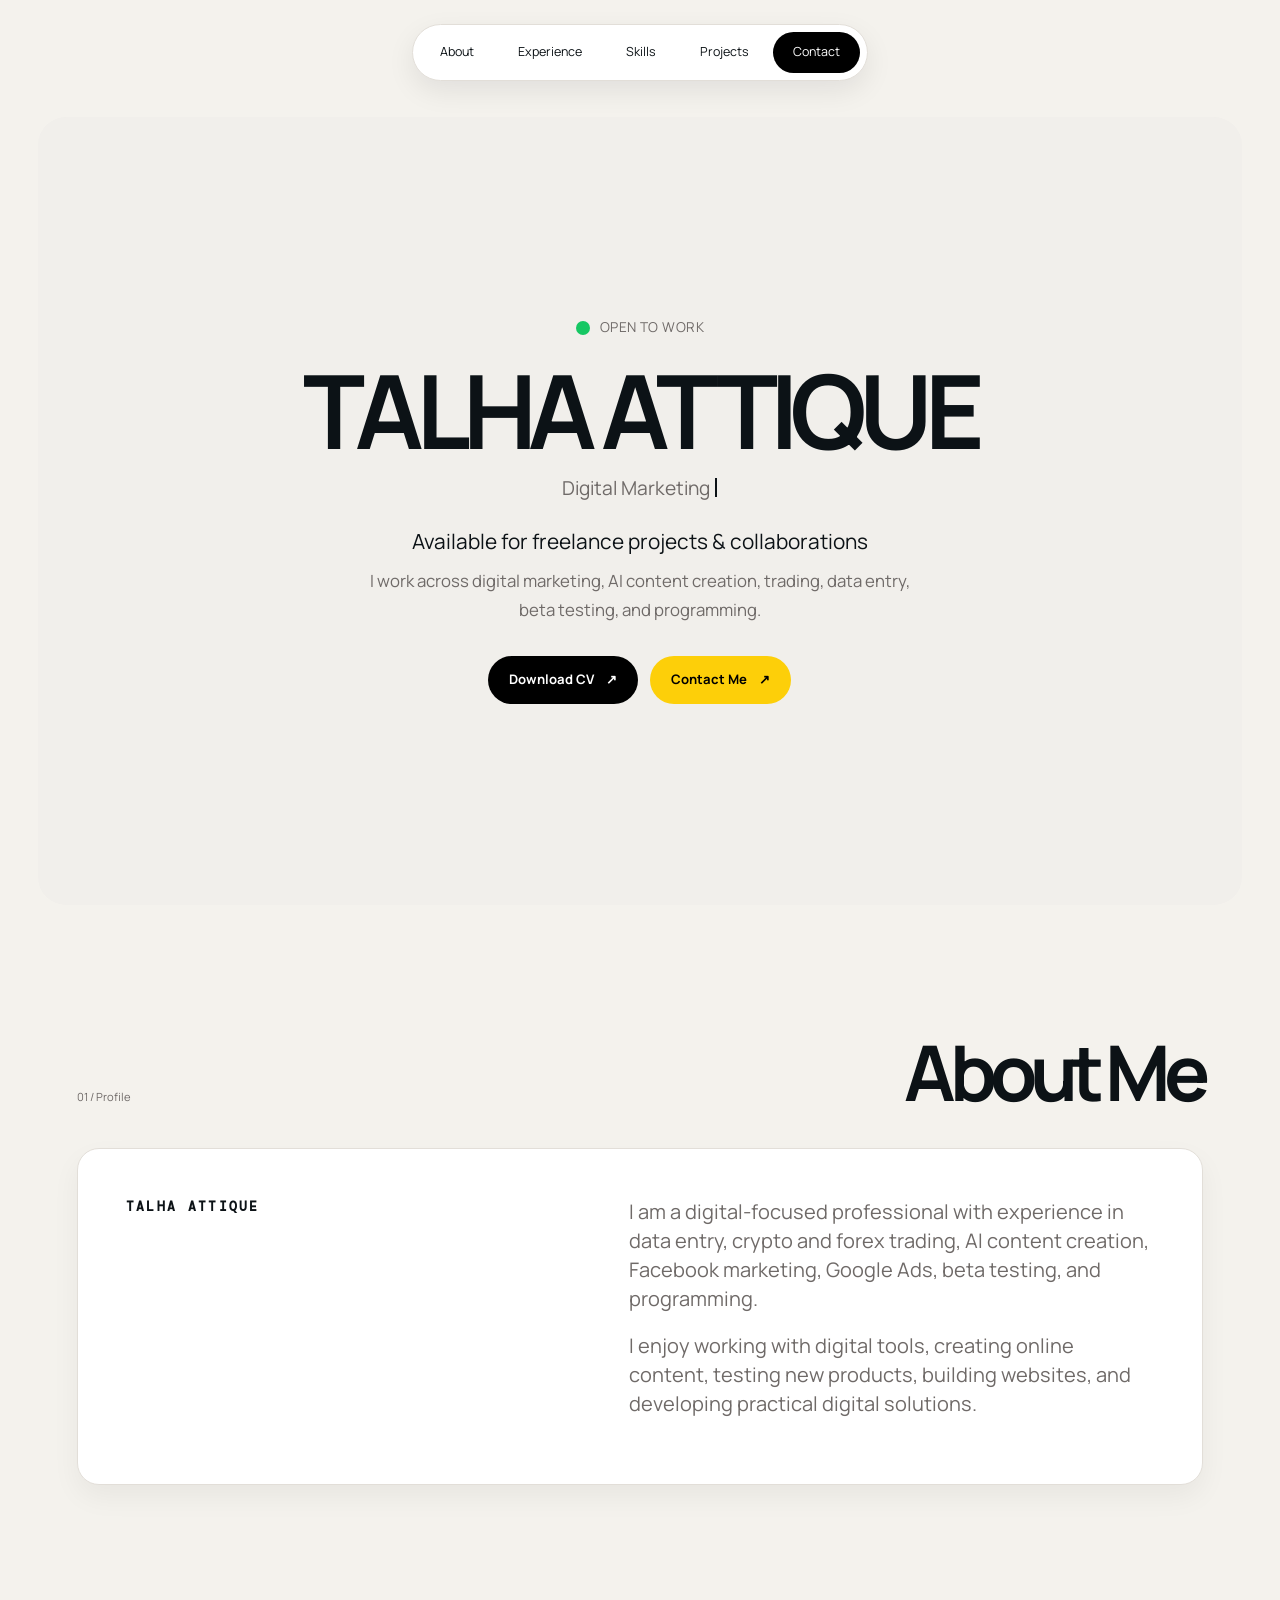
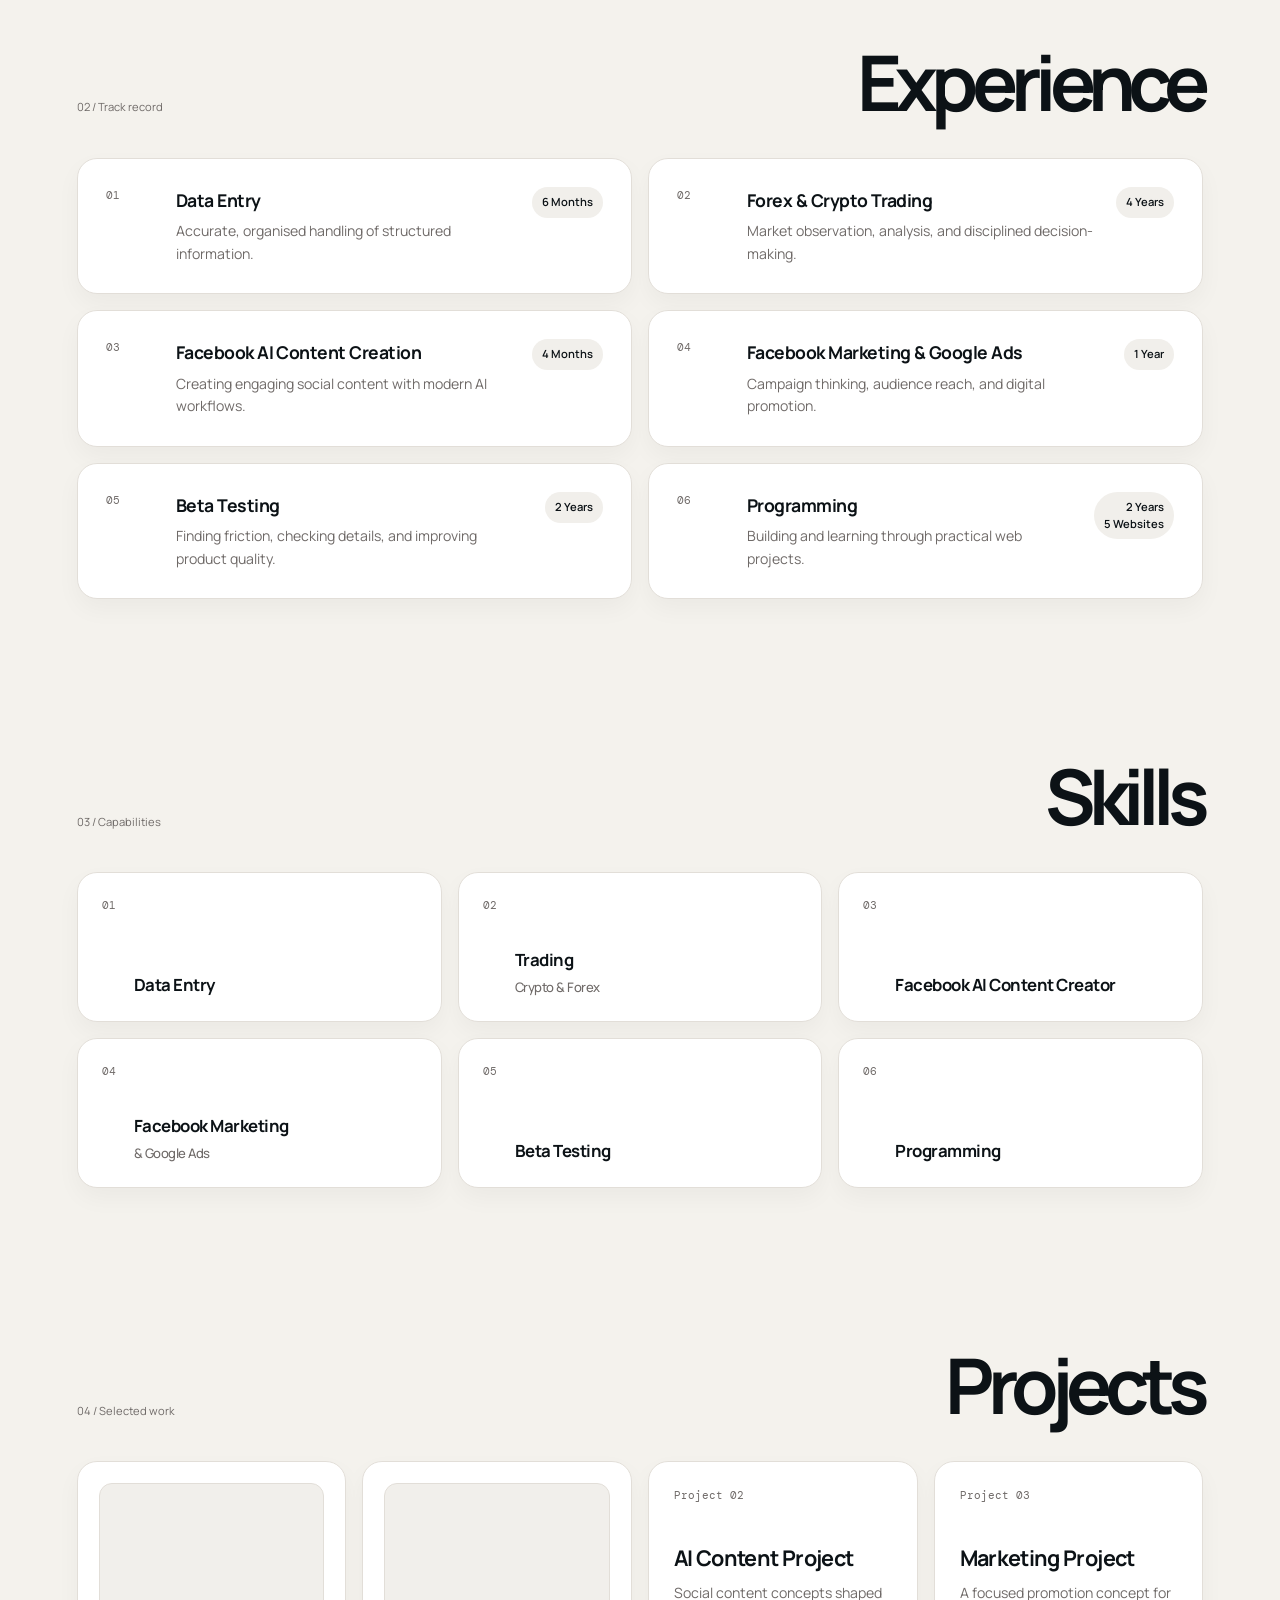
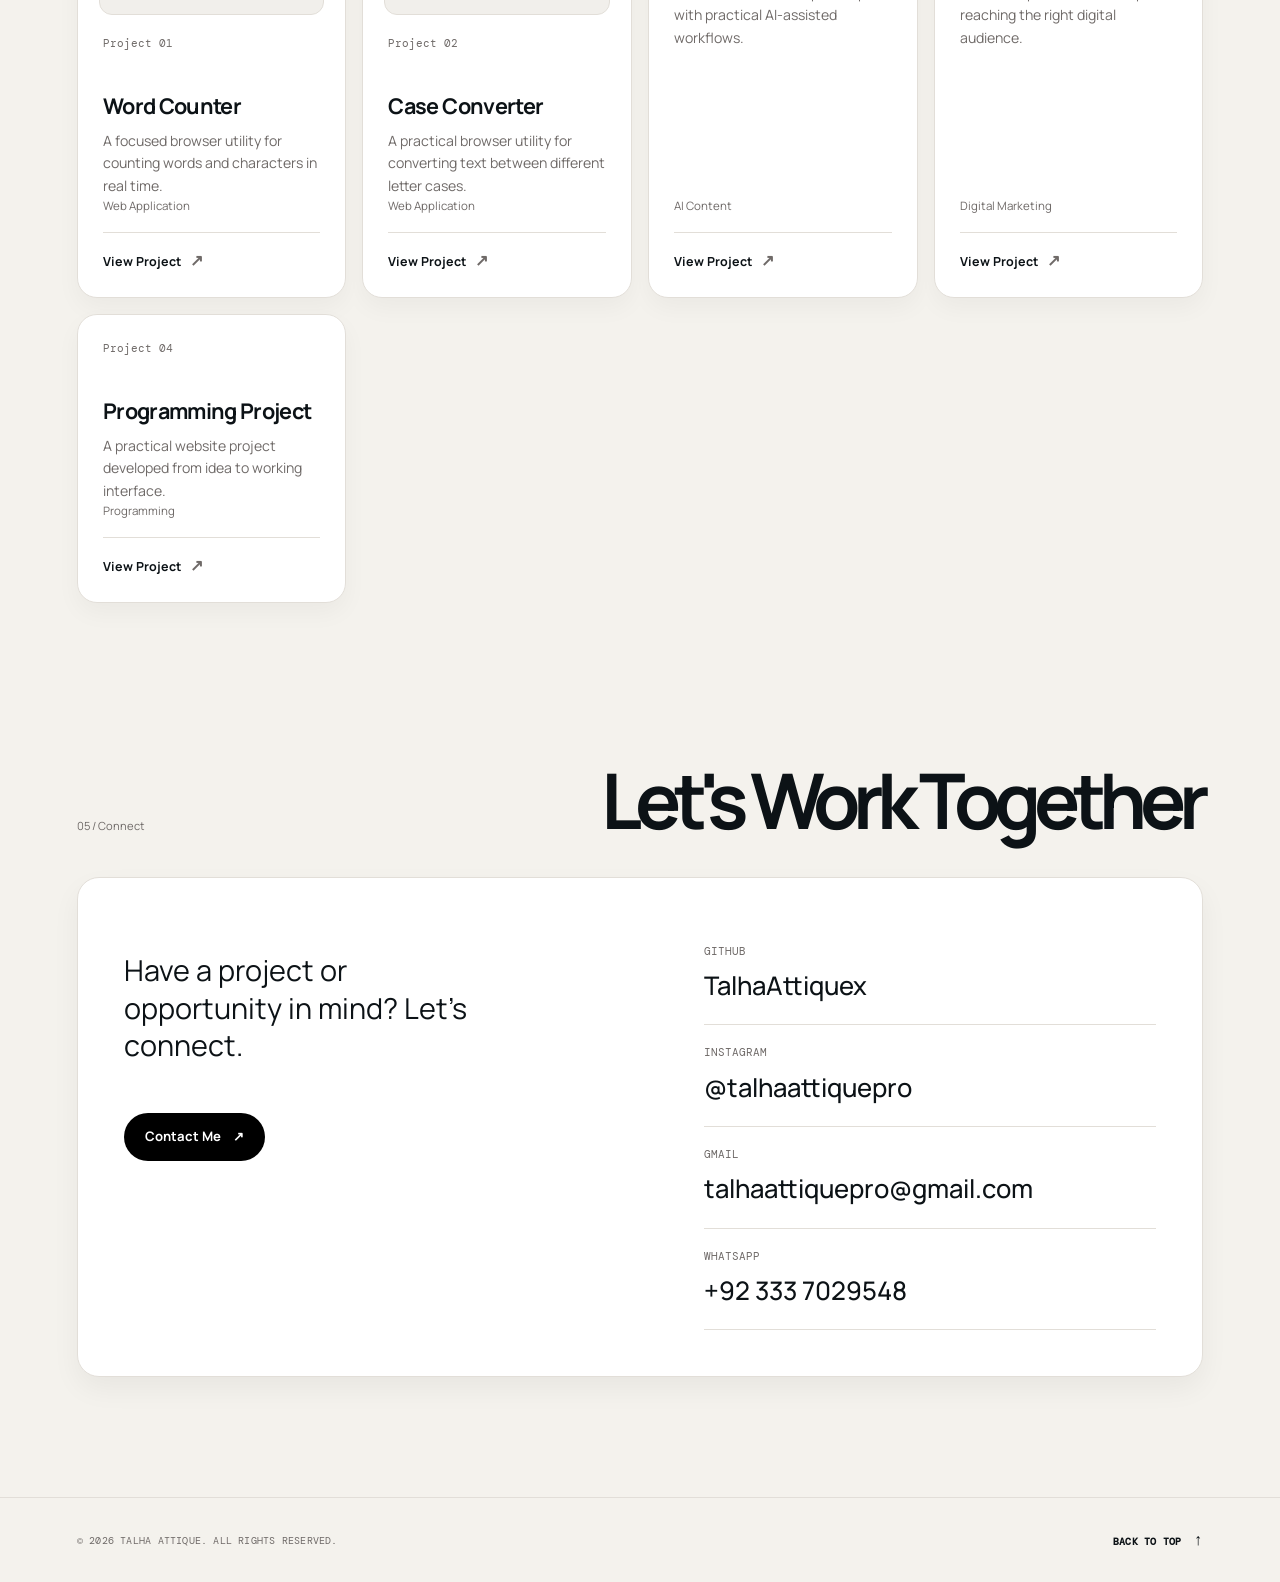
<file: index.html>
<!DOCTYPE html>
<html lang="en">
<head>
    <meta charset="UTF-8">
    <meta name="viewport" content="width=device-width, initial-scale=1.0">
    <meta name="description" content="Talha Attique is a digital-focused professional working across marketing, AI content, trading, testing, and programming.">
    <title>Talha Attique | Digital Portfolio</title>
    <link rel="stylesheet" href="style.css">
</head>
<body>
    <header class="site-header">
        <button class="menu-toggle" type="button" aria-label="Toggle navigation" aria-expanded="false" aria-controls="primary-navigation"><span></span><span></span></button>
        <nav class="site-nav" id="primary-navigation" aria-label="Primary navigation">
            <a class="active" href="#about">About</a>
            <a href="#experience">Experience</a>
            <a href="#skills">Skills</a>
            <a href="#projects">Projects</a>
            <a href="#contact">Contact</a>
        </nav>
    </header>

    <main>
        <section class="hero single-page-section" id="home" aria-labelledby="hero-title">
            <div class="hero-content">
                <div class="availability"><span class="status-dot" aria-hidden="true"></span><span>Open to Work</span></div>
                <h1 id="hero-title">TALHA ATTIQUE</h1>
                <p class="typing-line" aria-live="polite"><span id="typing-text"></span></p>
                <p class="hero-subtitle">Available for freelance projects &amp; collaborations</p>
                <p class="hero-description">I work across digital marketing, AI content creation, trading, data entry, beta testing, and programming.</p>
                <div class="hero-actions"><a class="button button-dark" href="Talha_Attique_CV.docx" download="Talha_Attique_CV.docx">Download CV <span aria-hidden="true">↗</span></a><a class="button button-yellow" href="#contact">Contact Me <span aria-hidden="true">↗</span></a></div>
            </div>
        </section>

        <section class="section single-page-section" id="about" aria-labelledby="about-title">
            <div class="section-heading"><p class="eyebrow">01 / Profile</p><h2 id="about-title">About Me</h2></div>
            <div class="about-content card-surface" data-reveal>
                <p class="about-name">TALHA ATTIQUE</p>
                <div class="about-copy"><p>I am a digital-focused professional with experience in data entry, crypto and forex trading, AI content creation, Facebook marketing, Google Ads, beta testing, and programming.</p><p>I enjoy working with digital tools, creating online content, testing new products, building websites, and developing practical digital solutions.</p></div>
            </div>
        </section>

        <section class="section single-page-section" id="experience" aria-labelledby="experience-title">
            <div class="section-heading"><p class="eyebrow">02 / Track record</p><h2 id="experience-title">Experience</h2></div>
            <div class="experience-grid">
                <article class="experience-card" data-reveal><span class="card-icon">01</span><div><h3>Data Entry</h3><p>Accurate, organised handling of structured information.</p></div><strong>6 Months</strong></article>
                <article class="experience-card" data-reveal><span class="card-icon">02</span><div><h3>Forex &amp; Crypto Trading</h3><p>Market observation, analysis, and disciplined decision-making.</p></div><strong>4 Years</strong></article>
                <article class="experience-card" data-reveal><span class="card-icon">03</span><div><h3>Facebook AI Content Creation</h3><p>Creating engaging social content with modern AI workflows.</p></div><strong>4 Months</strong></article>
                <article class="experience-card" data-reveal><span class="card-icon">04</span><div><h3>Facebook Marketing &amp; Google Ads</h3><p>Campaign thinking, audience reach, and digital promotion.</p></div><strong>1 Year</strong></article>
                <article class="experience-card" data-reveal><span class="card-icon">05</span><div><h3>Beta Testing</h3><p>Finding friction, checking details, and improving product quality.</p></div><strong>2 Years</strong></article>
                <article class="experience-card" data-reveal><span class="card-icon">06</span><div><h3>Programming</h3><p>Building and learning through practical web projects.</p></div><strong>2 Years<br>5 Websites</strong></article>
            </div>
        </section>

        <section class="section single-page-section" id="skills" aria-labelledby="skills-title">
            <div class="section-heading"><p class="eyebrow">03 / Capabilities</p><h2 id="skills-title">Skills</h2></div>
            <div class="skill-grid">
                <article class="skill-card" data-reveal><span>01</span><h3>Data Entry</h3></article>
                <article class="skill-card" data-reveal><span>02</span><h3>Trading <small>Crypto &amp; Forex</small></h3></article>
                <article class="skill-card" data-reveal><span>03</span><h3>Facebook AI Content Creator</h3></article>
                <article class="skill-card" data-reveal><span>04</span><h3>Facebook Marketing <small>&amp; Google Ads</small></h3></article>
                <article class="skill-card" data-reveal><span>05</span><h3>Beta Testing</h3></article>
                <article class="skill-card" data-reveal><span>06</span><h3>Programming</h3></article>
            </div>
        </section>

        <section class="section single-page-section" id="projects" aria-labelledby="projects-title">
            <div class="section-heading"><p class="eyebrow">04 / Selected work</p><h2 id="projects-title">Projects</h2></div>
            <div class="project-grid">
                <article class="project-card project-card-featured" data-reveal><div class="project-thumb" aria-label="Preview of Word Counter website"><iframe src="https://words-counter-sepia.vercel.app/" title="Word Counter website preview" loading="lazy" tabindex="-1"></iframe></div><span>Project 01</span><h3>Word Counter</h3><p>A focused browser utility for counting words and characters in real time.</p><small>Web Application</small><a class="text-link" href="project-preview.html">View Project <b aria-hidden="true">↗</b></a></article>
                <article class="project-card project-card-featured" data-reveal><div class="project-thumb" aria-label="Preview of Case Converter website"><iframe src="https://case-converter-ten.vercel.app/" title="Case Converter website preview" loading="lazy" tabindex="-1"></iframe></div><span>Project 02</span><h3>Case Converter</h3><p>A practical browser utility for converting text between different letter cases.</p><small>Web Application</small><a class="text-link" href="case-converter-preview.html">View Project <b aria-hidden="true">↗</b></a></article>
                <article class="project-card" data-reveal><span>Project 02</span><h3>AI Content Project</h3><p>Social content concepts shaped with practical AI-assisted workflows.</p><small>AI Content</small><a class="text-link" href="#contact">View Project <b aria-hidden="true">↗</b></a></article>
                <article class="project-card" data-reveal><span>Project 03</span><h3>Marketing Project</h3><p>A focused promotion concept for reaching the right digital audience.</p><small>Digital Marketing</small><a class="text-link" href="#contact">View Project <b aria-hidden="true">↗</b></a></article>
                <article class="project-card" data-reveal><span>Project 04</span><h3>Programming Project</h3><p>A practical website project developed from idea to working interface.</p><small>Programming</small><a class="text-link" href="#contact">View Project <b aria-hidden="true">↗</b></a></article>
            </div>
        </section>

        <section class="section contact-section single-page-section" id="contact" aria-labelledby="contact-title">
            <div class="section-heading"><p class="eyebrow">05 / Connect</p><h2 id="contact-title">Let's Work Together</h2></div>
            <div class="contact-grid card-surface" data-reveal><div class="contact-copy"><p>Have a project or opportunity in mind? Let's connect.</p><a class="button button-dark" href="mailto:talhaattiquepro@gmail.com">Contact Me <span aria-hidden="true">↗</span></a></div><div class="contact-links" aria-label="Contact details"><a class="contact-link" href="https://github.com/TalhaAttiquex" target="_blank" rel="noopener noreferrer"><span>GitHub</span><strong>TalhaAttiquex</strong></a><a class="contact-link" href="https://instagram.com/talhaattiquepro" target="_blank" rel="noopener noreferrer"><span>Instagram</span><strong>@talhaattiquepro</strong></a><a class="contact-link" href="mailto:talhaattiquepro@gmail.com"><span>Gmail</span><strong>talhaattiquepro@gmail.com</strong></a><a class="contact-link" href="https://wa.me/923337029548" target="_blank" rel="noopener noreferrer"><span>WhatsApp</span><strong>+92 333 7029548</strong></a></div></div>
        </section>
    </main>

    <footer class="site-footer"><p>&copy; <span data-current-year>2026</span> Talha Attique. All Rights Reserved.</p><a href="#home">Back to top <span aria-hidden="true">↑</span></a></footer>
    <script src="script.js" defer></script>
</body>
</html>
</file>
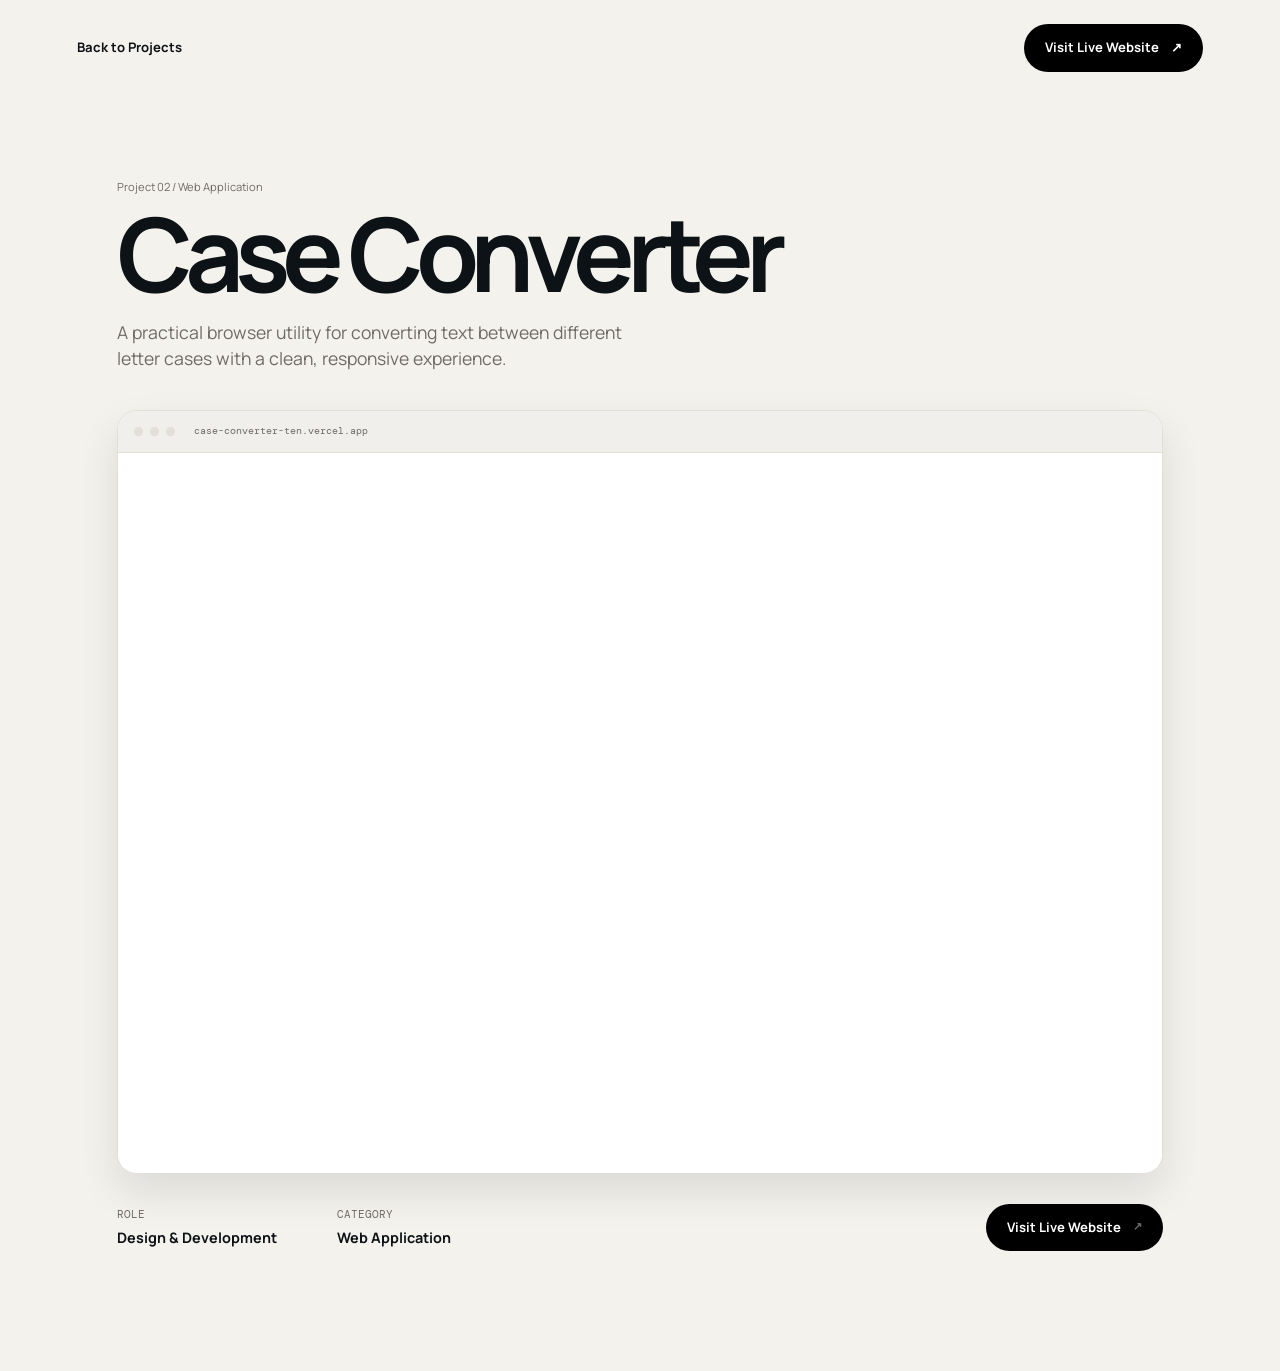
<file: case-converter-preview.html>
<!DOCTYPE html>
<html lang="en">
<head>
    <meta charset="UTF-8">
    <meta name="viewport" content="width=device-width, initial-scale=1.0">
    <meta name="description" content="Case Converter website project by Talha Attique.">
    <title>Case Converter | Talha Attique</title>
    <link rel="stylesheet" href="style.css">
</head>
<body class="project-preview-page">
    <header class="site-header">
        <a class="preview-back" href="index.html#projects">Back to Projects</a>
        <a class="button button-dark" href="https://case-converter-ten.vercel.app/" target="_blank" rel="noopener noreferrer">Visit Live Website <span aria-hidden="true">↗</span></a>
    </header>
    <main class="project-showcase">
        <div class="showcase-heading">
            <p class="eyebrow">Project 02 / Web Application</p>
            <h1>Case Converter</h1>
            <p>A practical browser utility for converting text between different letter cases with a clean, responsive experience.</p>
        </div>
        <div class="browser-frame">
            <div class="browser-bar" aria-hidden="true"><span></span><span></span><span></span><small>case-converter-ten.vercel.app</small></div>
            <iframe src="https://case-converter-ten.vercel.app/" title="Case Converter live website preview"></iframe>
        </div>
        <div class="showcase-details">
            <div><span>Role</span><strong>Design &amp; Development</strong></div>
            <div><span>Category</span><strong>Web Application</strong></div>
            <a class="button button-dark" href="https://case-converter-ten.vercel.app/" target="_blank" rel="noopener noreferrer">Visit Live Website <span aria-hidden="true">↗</span></a>
        </div>
    </main>
</body>
</html>
</file>
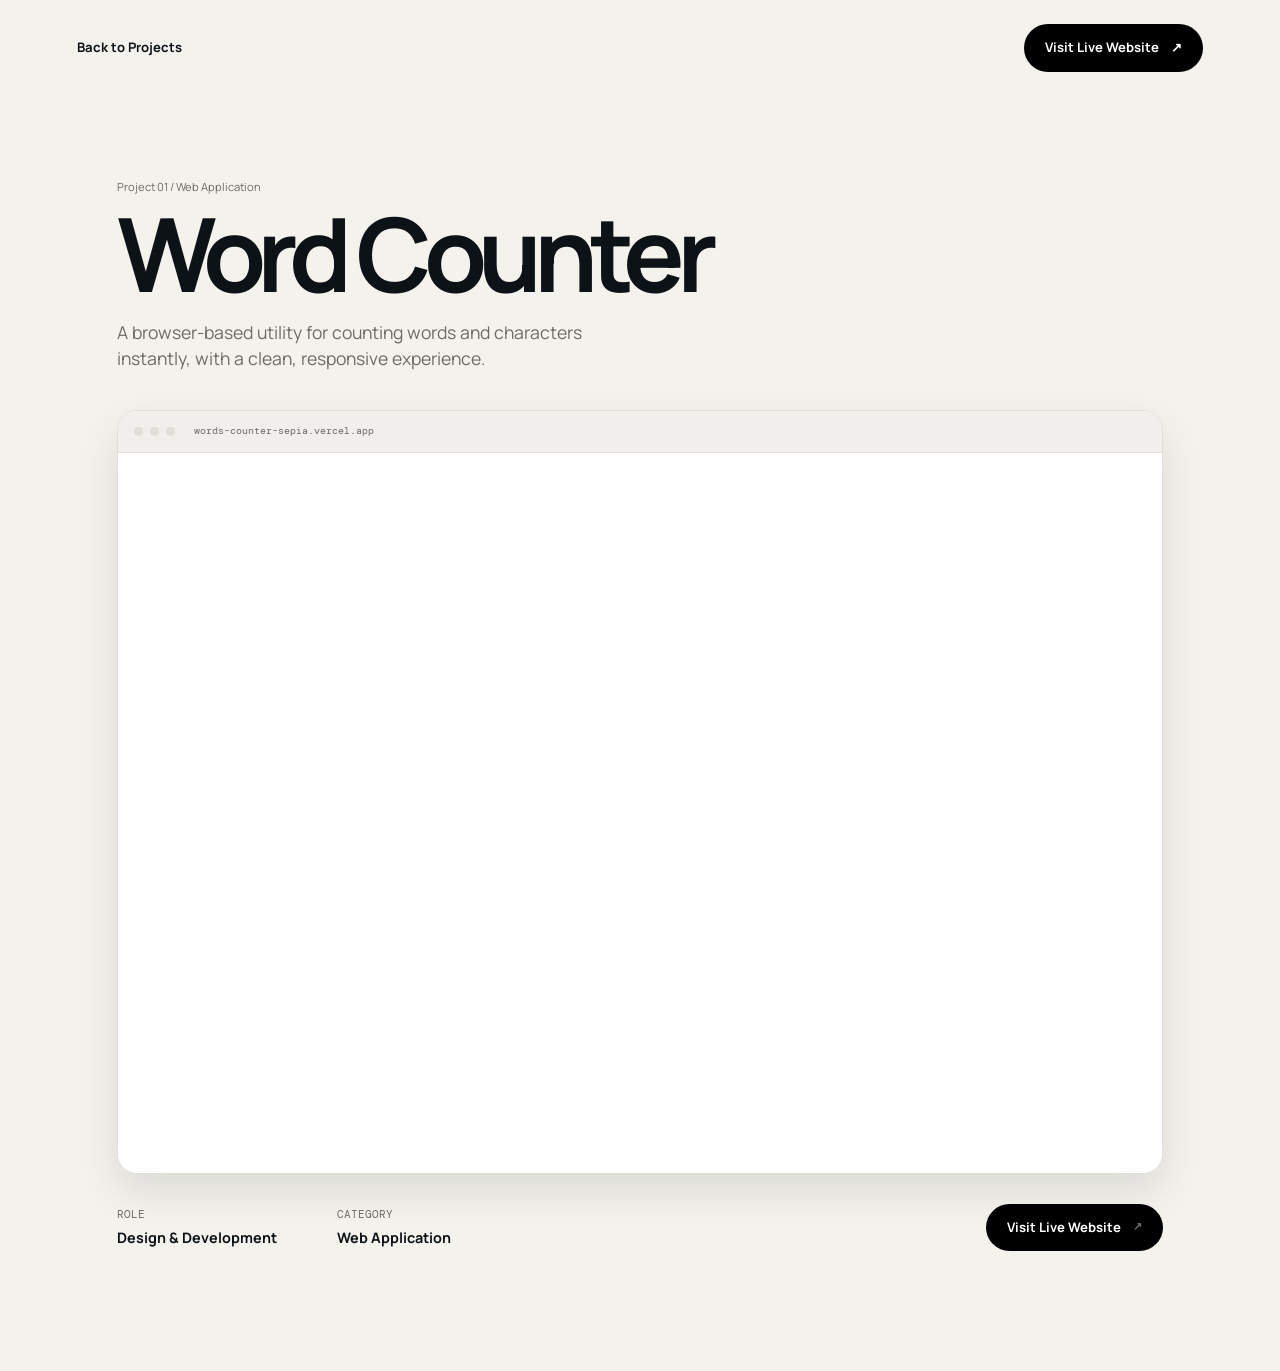
<file: project-preview.html>
<!DOCTYPE html>
<html lang="en">
<head>
    <meta charset="UTF-8">
    <meta name="viewport" content="width=device-width, initial-scale=1.0">
    <meta name="description" content="Word Counter website project by Talha Attique.">
    <title>Word Counter | Talha Attique</title>
    <link rel="stylesheet" href="style.css">
</head>
<body class="project-preview-page">
    <header class="site-header">
        <a class="preview-back" href="index.html#projects">Back to Projects</a>
        <a class="button button-dark" href="https://words-counter-sepia.vercel.app/" target="_blank" rel="noopener noreferrer">Visit Live Website <span aria-hidden="true">↗</span></a>
    </header>
    <main class="project-showcase">
        <div class="showcase-heading">
            <p class="eyebrow">Project 01 / Web Application</p>
            <h1>Word Counter</h1>
            <p>A browser-based utility for counting words and characters instantly, with a clean, responsive experience.</p>
        </div>
        <div class="browser-frame">
            <div class="browser-bar" aria-hidden="true"><span></span><span></span><span></span><small>words-counter-sepia.vercel.app</small></div>
            <iframe src="https://words-counter-sepia.vercel.app/" title="Word Counter live website preview"></iframe>
        </div>
        <div class="showcase-details">
            <div><span>Role</span><strong>Design &amp; Development</strong></div>
            <div><span>Category</span><strong>Web Application</strong></div>
            <a class="button button-dark" href="https://words-counter-sepia.vercel.app/" target="_blank" rel="noopener noreferrer">Visit Live Website <span aria-hidden="true">↗</span></a>
        </div>
    </main>
</body>
</html>
</file>
<file: style.css>
@import url('https://fonts.googleapis.com/css2?family=DM+Mono:wght@400;500&family=Manrope:wght@400;500;600;700;800&display=swap');

:root {
	--cream: #F4F2ED;
	--secondary-bg: #F1EFEB;
	--dark: #0C1216;
	--secondary-dark: #000000;
	--light-gray: #FFFFFF;
	--white: #FFFFFF;
	--yellow: #FDCF09;
	--green: #16C763;
	--border: #E2DED8;
	--muted: #6F6A68;
	--dark-24: rgba(12, 18, 22, .24);
}

* { box-sizing: border-box; }
html { scroll-behavior: smooth; }
body { background: var(--white); color: var(--dark); font-family: 'Manrope', sans-serif; font-size: 16px; line-height: 1.5; margin: 0; overflow-x: hidden; }
a { color: inherit; text-decoration: none; }
.site-header { align-items: center; background: var(--white); border-bottom: 1px solid var(--border); display: flex; justify-content: center; margin: 0 auto; max-width: 1440px; padding: 26px 6vw; position: sticky; top: 0; z-index: 10; }
.menu-toggle { background: transparent; border: 0; display: none; padding: 8px 0 8px 8px; }
.menu-toggle span { background: var(--dark); display: block; height: 1px; margin: 5px 0; transition: transform .25s ease; width: 25px; }
.site-nav { display: flex; gap: 34px; }
.site-nav a { color: var(--dark); font-family: 'DM Mono', monospace; font-size: .72rem; position: relative; text-transform: uppercase; transition: color .25s ease, transform .25s ease; }
.site-nav a::after { background: var(--dark); bottom: -7px; content: ''; height: 1px; left: 0; position: absolute; transform: scaleX(0); transform-origin: right; transition: transform .25s ease; width: 100%; }
.site-nav a:hover { color: var(--secondary-dark); transform: translateY(-2px); }
.site-nav a.active { color: var(--dark); transform: translateY(-2px); }
.site-nav a:hover::after, .site-nav a.active::after { transform: scaleX(1); transform-origin: left; }
main { margin: 0 auto; max-width: 1440px; }
.single-page-section { scroll-margin-top: 90px; }
.hero { align-items: center; background: var(--light-gray); display: flex; justify-content: center; min-height: calc(100vh - 81px); padding: 8vh 6vw 12vh; text-align: center; }
.hero-content { align-items: center; display: flex; flex-direction: column; justify-content: center; }
.status-dot { animation: blink 1.2s infinite; background: var(--green); border-radius: 50%; height: 14px; margin-bottom: 16px; width: 14px; }
.hero h1 { animation: fade-up .8s .1s ease both; color: var(--dark); font-size: clamp(1.5rem, 3.5vw, 2.5rem); font-weight: 600; letter-spacing: .12em; line-height: 1.1; margin: 0; }
.hero h2 { animation: fade-up .8s .2s ease both; color: var(--dark); font-size: clamp(2rem, 5vw, 4rem); font-weight: 600; letter-spacing: .16em; line-height: 1.1; margin: 12px 0 0; }
.hero-subtitle { animation: fade-up .8s .3s ease both; color: var(--muted); font-size: clamp(.85rem, 1.5vw, 1rem); margin: 22px 0 0; }
.hero-skills { animation: fade-up .8s .4s ease both; color: var(--muted); font-size: clamp(.72rem, 1.2vw, .85rem); line-height: 1.8; margin: 10px auto 0; max-width: 680px; }
.section-block, .experience-list { border-top: 1px solid var(--border); }
.section-block { padding: 110px 6vw 140px; }
.section-heading { align-items: end; display: flex; justify-content: space-between; margin-bottom: 48px; }
.section-heading .eyebrow { margin: 0; }
h2 { font-size: clamp(3rem, 7vw, 6rem); letter-spacing: -.09em; line-height: .9; margin: 0; }
.skill-grid { display: grid; gap: 1px; grid-template-columns: repeat(2, 1fr); }
.skill-item { align-items: baseline; background: var(--light-gray); color: var(--dark); display: flex; gap: 26px; min-height: 130px; padding: 34px; transition: background .25s ease, color .25s ease, transform .25s ease; }
.skill-item:hover { background: var(--white); box-shadow: inset 0 0 0 1px var(--border); color: var(--dark); transform: translateY(-5px); }
.skill-item span { color: var(--dark-24); font-family: 'DM Mono', monospace; font-size: .7rem; transition: color .25s ease; }
.skill-item:hover span, .skill-item small { color: var(--muted); }
.skill-item h3 { font-size: clamp(1rem, 1.8vw, 1.5rem); font-weight: 600; margin: 0; }
.skill-item small { color: var(--dark-24); display: block; font-size: .65em; font-weight: 400; margin-top: 5px; }
.site-footer { align-items: center; border-top: 1px solid var(--border); color: var(--muted); display: flex; font-family: 'DM Mono', monospace; font-size: .65rem; justify-content: space-between; letter-spacing: .02em; margin: 0 auto; max-width: 1440px; padding: 32px 6vw; text-transform: uppercase; }
.site-footer p { margin: 0; }
.site-footer a { color: var(--dark); }
.site-footer a span { font-size: 1rem; margin-left: 6px; }
.page-intro { padding: 14vh 6vw 110px; }
.page-intro h1 { animation: fade-up .8s ease both; font-size: clamp(4rem, 12vw, 11rem); letter-spacing: -.11em; line-height: .8; margin: 0; max-width: 1100px; }
.experience-list { display: grid; gap: 1px; }
.experience-item { align-items: start; background: var(--light-gray); color: var(--dark); display: grid; gap: 30px; grid-template-columns: 70px 1fr 200px; padding: 42px 6vw; transition: background .25s ease, color .25s ease, padding .25s ease; }
.experience-item:hover { background: var(--white); box-shadow: inset 0 0 0 1px var(--border); color: var(--dark); padding-left: calc(6vw + 10px); }
.experience-item > span { color: var(--dark-24); font-family: 'DM Mono', monospace; font-size: .7rem; }
.experience-item:hover > span, .experience-item p { color: var(--muted); }
.experience-item h2 { font-size: clamp(1.5rem, 3vw, 2.8rem); letter-spacing: -.07em; margin: 0; }
.experience-item p { color: var(--dark-24); margin: 8px 0 0; }
.experience-item time { font-family: 'DM Mono', monospace; font-size: .75rem; text-align: right; }
.contact-grid { display: grid; gap: 12vw; grid-template-columns: 1fr 1fr; padding: 20px 6vw 160px; }
.contact-copy p { color: var(--muted); font-size: 1.1rem; max-width: 300px; }
.contact-links { border-top: 1px solid var(--border); }
.contact-link { border-bottom: 1px solid var(--border); display: block; padding: 26px 0; transition: padding-left .25s ease; }
.contact-link:hover { padding-left: 12px; }
.contact-link span { color: var(--muted); display: block; font-family: 'DM Mono', monospace; font-size: .68rem; margin-bottom: 8px; text-transform: uppercase; }
.contact-link strong { font-size: clamp(1rem, 2.2vw, 1.6rem); font-weight: 500; }
.contact-link:hover strong { text-decoration: underline; text-underline-offset: 5px; }
.about-content { display: grid; gap: 12vw; grid-template-columns: 1fr 1fr; padding: 20px 6vw 170px; }
.about-name { font-family: 'DM Mono', monospace; font-size: .85rem; letter-spacing: .18em; margin: 0; }
.about-copy { border-top: 1px solid var(--border); max-width: 520px; padding-top: 24px; }
.about-copy p { color: var(--muted); font-size: clamp(1.1rem, 2.2vw, 1.65rem); line-height: 1.45; margin: 0 0 24px; }
.reveal { opacity: 0; transform: translateY(18px); transition: opacity .6s ease, transform .6s ease; }
.reveal.is-visible { opacity: 1; transform: translateY(0); }
@keyframes fade-up { from { opacity: 0; transform: translateY(18px); } to { opacity: 1; transform: translateY(0); } }
@keyframes reveal-line { from { transform: scaleX(0); } to { transform: scaleX(1); } }
@keyframes blink { 0%, 100% { opacity: 1; transform: scale(1); } 50% { opacity: .25; transform: scale(.8); } }
@keyframes typing-cursor { 0%, 49% { opacity: 1; } 50%, 100% { opacity: 0; } }
@media (prefers-reduced-motion: reduce) { *, *::before, *::after { animation-duration: .01ms !important; animation-iteration-count: 1 !important; scroll-behavior: auto !important; transition-duration: .01ms !important; } }
@media (max-width: 700px) {
	.site-header { padding: 22px 6vw; }
	.menu-toggle { display: block; }
	.site-nav { gap: 15px; }
	.site-nav:not(.is-open) { display: none; }
	.site-nav.is-open { background: var(--white); border-bottom: 1px solid var(--border); display: flex; flex-direction: column; gap: 22px; left: 0; padding: 28px 6vw 32px; position: absolute; right: 0; text-align: center; top: 100%; }
	.site-nav a { font-size: .58rem; }
	.hero { min-height: calc(100vh - 73px); padding: 12vh 6vw; }
	.hero h1 { font-size: 20px; letter-spacing: .08em; }
	.hero h2 { font-size: 28px; letter-spacing: .1em; }
	.hero-subtitle { margin-top: 18px; max-width: 280px; }
	.hero-skills { max-width: 300px; }
	.status-dot { height: 10px; margin-bottom: 16px; width: 10px; }
	.section-block { padding: 80px 6vw 100px; }
	.section-heading { align-items: start; flex-direction: column-reverse; gap: 25px; }
	.skill-grid { display: block; }
	.skill-item { margin-bottom: 1px; min-height: 105px; padding: 28px 24px; }
	.page-intro { padding: 15vh 6vw 75px; }
	.page-intro h1 { font-size: clamp(3.8rem, 18vw, 7rem); }
	.experience-item, .experience-item:hover { gap: 16px; grid-template-columns: 35px 1fr; padding: 30px 6vw; }
	.experience-item time { grid-column: 2; text-align: left; }
	.contact-grid { display: block; padding-bottom: 110px; }
	.contact-copy { margin-bottom: 65px; }
	.about-content { display: block; padding-bottom: 110px; }
	.about-name { margin-bottom: 65px; }
	.site-footer { align-items: flex-start; flex-direction: column; gap: 16px; }
}

@media (max-width: 700px) {
    .typing-line { font-size: .9rem; margin-top: 14px; max-width: 90vw; }
}

/* Warm portfolio surface and rounded reference-inspired components. */
body { background: var(--cream); color: var(--dark); }
.site-header { background: transparent; border: 0; max-width: none; padding: 24px 6vw; }
.site-nav { background: var(--white); border: 1px solid var(--border); border-radius: 999px; box-shadow: 0 10px 28px rgba(12, 18, 22, .08); gap: 4px; padding: 7px; }
.site-nav a { border-radius: 999px; color: var(--dark); font-family: 'Manrope', sans-serif; font-size: .78rem; padding: 11px 20px; text-transform: none; transition: background .25s ease, color .25s ease, transform .25s ease; }
.site-nav a::after { display: none; }
.site-nav a:hover { background: var(--secondary-bg); color: var(--dark); transform: translateY(-1px); }
.site-nav a.active { background: var(--secondary-dark); color: var(--white); transform: none; }
.menu-toggle { background: var(--white); border: 1px solid var(--border); border-radius: 999px; box-shadow: 0 8px 20px rgba(12, 18, 22, .08); }
.hero { background: var(--secondary-bg); border-radius: 28px; margin: 12px 3vw 0; min-height: calc(100vh - 112px); padding: 10vh 6vw; }
.availability { align-items: center; animation: fade-up .7s ease both; color: var(--muted); display: flex; font-size: .85rem; gap: 10px; letter-spacing: .03em; margin-bottom: 24px; text-transform: uppercase; }
.status-dot { background: var(--green); height: 14px; margin: 0; width: 14px; }
.hero h1 { font-size: clamp(3rem, 8vw, 7rem); font-weight: 700; letter-spacing: -.08em; line-height: .95; }
.hero-subtitle { color: var(--dark); font-size: clamp(1rem, 2vw, 1.3rem); margin-top: 24px; }
.hero-description { animation: fade-up .8s .4s ease both; color: var(--muted); font-size: clamp(.9rem, 1.4vw, 1.05rem); line-height: 1.7; margin: 10px auto 0; max-width: 560px; }
.hero-actions { display: flex; flex-wrap: wrap; gap: 12px; justify-content: center; margin-top: 32px; }
.button { border: 1px solid transparent; border-radius: 999px; display: inline-flex; font-size: .82rem; font-weight: 700; gap: 12px; justify-content: center; padding: 13px 20px; transition: background .25s ease, color .25s ease, box-shadow .25s ease, transform .25s ease; }
.button:hover { box-shadow: 0 8px 18px rgba(12, 18, 22, .12); transform: translateY(-3px); }
.button-dark { background: var(--secondary-dark); color: var(--white); }
.button-dark:hover { background: var(--dark); }
.button-yellow { background: var(--yellow); color: var(--secondary-dark); }
.button-yellow:hover { background: var(--white); border-color: var(--border); }
.section { padding: 132px 6vw 30px; scroll-margin-top: 100px; }
.section-heading { align-items: end; margin-bottom: 42px; }
.section-heading h2 { color: var(--dark); font-size: clamp(2.7rem, 6vw, 5.5rem); letter-spacing: -.09em; }
.eyebrow { color: var(--muted); font-size: .7rem; }
.card-surface { background: var(--white); border: 1px solid var(--border); border-radius: 22px; box-shadow: 0 12px 28px rgba(12, 18, 22, .05); }
.about-content { align-items: start; display: grid; gap: 12vw; grid-template-columns: .8fr 1.2fr; padding: 48px; }
.about-name { color: var(--dark); font-size: .8rem; font-weight: 700; margin: 0; }
.about-copy { border: 0; max-width: 620px; padding: 0; }
.about-copy p { color: var(--muted); font-size: clamp(1rem, 1.7vw, 1.25rem); margin-bottom: 18px; }
.experience-grid, .skill-grid, .project-grid { display: grid; gap: 16px; grid-template-columns: repeat(2, minmax(0, 1fr)); }
.experience-card, .skill-card, .project-card { background: var(--white); border: 1px solid var(--border); border-radius: 20px; box-shadow: 0 10px 24px rgba(12, 18, 22, .04); }
.experience-card { align-items: start; display: grid; gap: 22px; grid-template-columns: 48px 1fr auto; isolation: isolate; overflow: hidden; padding: 28px; position: relative; transition: box-shadow .25s ease, transform .25s ease; }
.experience-card:hover, .skill-card:hover, .project-card:hover { box-shadow: 0 16px 28px rgba(12, 18, 22, .09); transform: translateY(-5px); }
.experience-card::before, .skill-card::before { background-position: right -10px bottom -18px; background-repeat: no-repeat; background-size: 210px; content: ''; inset: 0; opacity: .16; pointer-events: none; position: absolute; transform: scale(1); transition: opacity .25s ease, transform .25s ease; z-index: -1; }
.experience-card:hover::before, .skill-card:hover::before { opacity: .26; transform: scale(1.06); }
.experience-card:nth-child(1)::before, .skill-card:nth-child(1)::before { background-image: url('https://cdn.simpleicons.org/googlesheets/0C1216'); }
.experience-card:nth-child(2)::before, .skill-card:nth-child(2)::before { background-image: url('https://cdn.simpleicons.org/tradingview/0C1216'); }
.experience-card:nth-child(3)::before, .skill-card:nth-child(3)::before { background-image: url('https://cdn.simpleicons.org/openai/0C1216'); }
.experience-card:nth-child(4)::before, .skill-card:nth-child(4)::before { background-image: url('https://cdn.simpleicons.org/meta/0C1216'); }
.experience-card:nth-child(5)::before, .skill-card:nth-child(5)::before { background-image: url('https://cdn.simpleicons.org/selenium/0C1216'); }
.experience-card:nth-child(6)::before, .skill-card:nth-child(6)::before { background-image: url('https://cdn.simpleicons.org/github/0C1216'); }
.card-icon, .skill-card > span, .project-card > span { color: var(--muted); font-family: 'DM Mono', monospace; font-size: .7rem; }
.experience-card h3, .skill-card h3, .project-card h3 { color: var(--dark); font-size: 1.1rem; letter-spacing: -.03em; margin: 0; }
.experience-card p, .project-card p { color: var(--muted); font-size: .88rem; line-height: 1.6; margin: 7px 0 0; }
.experience-card strong { background: var(--secondary-bg); border-radius: 999px; color: var(--dark); font-size: .7rem; font-weight: 600; padding: 7px 10px; text-align: right; white-space: nowrap; }
.skill-grid { grid-template-columns: repeat(3, minmax(0, 1fr)); }
.skill-card { display: grid; gap: 18px; grid-template-columns: auto 1fr; isolation: isolate; min-height: 150px; overflow: hidden; padding: 24px; position: relative; transition: box-shadow .25s ease, transform .25s ease; }
.skill-card h3 { align-self: end; font-size: 1.05rem; }
.skill-card small { color: var(--muted); display: block; font-size: .78em; font-weight: 500; margin-top: 5px; }
.project-grid { grid-template-columns: repeat(4, minmax(0, 1fr)); }
.project-card { display: flex; flex-direction: column; min-height: 270px; padding: 25px; transition: box-shadow .25s ease, transform .25s ease; }
.project-card-featured { overflow: hidden; }
.project-thumb { background: var(--secondary-bg); border: 1px solid var(--border); border-radius: 13px; height: 132px; margin: -4px -4px 20px; overflow: hidden; pointer-events: none; }
.project-thumb iframe { border: 0; height: 520px; transform: scale(.34); transform-origin: top left; width: 294%; }
.project-card h3 { font-size: 1.35rem; margin-top: 38px; }
.project-card small { color: var(--muted); font-size: .72rem; margin-top: auto; }
.text-link { border-top: 1px solid var(--border); color: var(--dark); font-size: .78rem; font-weight: 700; margin-top: 18px; padding-top: 15px; }
.text-link b { color: var(--muted); font-size: 1rem; margin-left: 6px; }
.contact-section { padding-bottom: 120px; }
.contact-grid { align-items: start; gap: 10vw; padding: 46px; }
.contact-copy p { color: var(--dark); font-size: clamp(1.2rem, 2.4vw, 1.8rem); line-height: 1.3; max-width: 360px; }
.contact-copy .button { margin-top: 20px; }
.contact-links { border-top: 0; }
.contact-link { border-bottom: 1px solid var(--border); padding: 19px 0; }
.contact-link span { color: var(--muted); }
.contact-link strong { color: var(--dark); }
.typing-line { color: var(--muted); font-size: clamp(.95rem, 1.8vw, 1.2rem); line-height: 1.4; margin: 16px 0 0; min-height: 1.4em; }
.typing-line::after { animation: typing-cursor .8s steps(1) infinite; border-right: 2px solid var(--dark); content: ''; display: inline-block; height: 1em; margin-left: 5px; vertical-align: -.12em; }
.contact-link { background-position: right 18px center; background-repeat: no-repeat; background-size: 96px; overflow: hidden; position: relative; isolation: isolate; }
.contact-link::before { background-position: right 18px center; background-repeat: no-repeat; background-size: 96px; content: ''; inset: 0; opacity: .16; pointer-events: none; position: absolute; transition: opacity .25s ease, transform .25s ease; z-index: -1; }
.contact-link:nth-child(1)::before { background-image: url('https://cdn.simpleicons.org/github/181717'); }
.contact-link:nth-child(2)::before { background-image: url('https://cdn.simpleicons.org/instagram/E4405F'); }
.contact-link:nth-child(3)::before { background-image: url('https://cdn.simpleicons.org/gmail/EA4335'); }
.contact-link:nth-child(4)::before { background-image: url('https://cdn.simpleicons.org/whatsapp/25D366'); }
.contact-link:hover::before { opacity: .24; transform: scale(1.04); }
.site-footer { border-top: 1px solid var(--border); max-width: none; padding: 30px 6vw; }
.site-footer a { font-weight: 700; }
.project-preview-page { min-height: 100vh; }
.project-preview-page .site-header { justify-content: space-between; }
.preview-back { color: var(--dark); font-size: .82rem; font-weight: 700; }
.project-showcase { margin: 0 auto; max-width: 1200px; padding: 72px 6vw 120px; }
.showcase-heading { margin-bottom: 38px; max-width: 680px; }
.showcase-heading h1 { color: var(--dark); font-size: clamp(3rem, 8vw, 7rem); letter-spacing: -.08em; line-height: .9; margin: 0 0 20px; }
.showcase-heading > p:last-child { color: var(--muted); font-size: 1.1rem; max-width: 540px; }
.browser-frame { background: var(--white); border: 1px solid var(--border); border-radius: 20px; box-shadow: 0 18px 40px rgba(12, 18, 22, .1); overflow: hidden; }
.browser-bar { align-items: center; background: var(--secondary-bg); border-bottom: 1px solid var(--border); display: flex; gap: 7px; height: 42px; padding: 0 16px; }
.browser-bar > span { background: var(--border); border-radius: 50%; height: 9px; width: 9px; }
.browser-bar small { color: var(--muted); font-family: 'DM Mono', monospace; font-size: .62rem; margin-left: 12px; }
.browser-frame iframe { background: var(--white); border: 0; display: block; height: min(68vw, 720px); width: 100%; }
.showcase-details { align-items: center; display: flex; gap: 60px; justify-content: flex-start; padding-top: 30px; }
.showcase-details div { display: grid; gap: 5px; }
.showcase-details span { color: var(--muted); font-family: 'DM Mono', monospace; font-size: .68rem; text-transform: uppercase; }
.showcase-details strong { color: var(--dark); font-size: .9rem; }
.showcase-details .button { margin-left: auto; }

@media (max-width: 900px) {
	.project-grid { grid-template-columns: repeat(2, minmax(0, 1fr)); }
	.skill-grid { grid-template-columns: repeat(2, minmax(0, 1fr)); }
}
@media (max-width: 700px) {
	.site-header { padding: 16px 6vw; }
	.menu-toggle { display: block; padding: 9px 14px; }
	.site-nav { gap: 6px; }
	.site-nav:not(.is-open) { display: none; }
	.site-nav.is-open { background: var(--white); border: 1px solid var(--border); border-radius: 20px; box-shadow: 0 14px 28px rgba(12, 18, 22, .1); display: flex; flex-direction: column; gap: 4px; left: 6vw; padding: 8px; position: absolute; right: 6vw; text-align: center; top: calc(100% - 5px); }
	.site-nav a { font-size: .82rem; padding: 12px 20px; width: 100%; }
	.hero { border-radius: 20px; margin: 5px 3vw 0; min-height: calc(100vh - 76px); }
	.hero h1 { font-size: clamp(2.7rem, 13vw, 5rem); }
	.hero-actions .button { flex: 1; min-width: 145px; }
	.section { padding: 92px 6vw 20px; }
	.section-heading { align-items: start; flex-direction: column; gap: 18px; }
	.section-heading h2 { font-size: clamp(2.8rem, 15vw, 5rem); }
	.about-content, .contact-grid { display: block; padding: 28px; }
	.about-name { margin-bottom: 35px; }
	.experience-grid, .skill-grid, .project-grid { display: grid; grid-template-columns: 1fr; }
	.experience-card { grid-template-columns: 36px 1fr; }
	.experience-card strong { grid-column: 2; justify-self: start; }
	.contact-copy { margin-bottom: 45px; }
	.contact-copy p { font-size: 1.35rem; }
	.project-preview-page .site-header { align-items: stretch; gap: 14px; }
	.project-preview-page .site-header .button { padding: 11px 14px; }
	.project-showcase { padding-top: 52px; }
	.browser-frame iframe { height: 72vw; }
	.showcase-details { align-items: flex-start; flex-direction: column; gap: 20px; }
	.showcase-details .button { margin-left: 0; }
}
</file>
